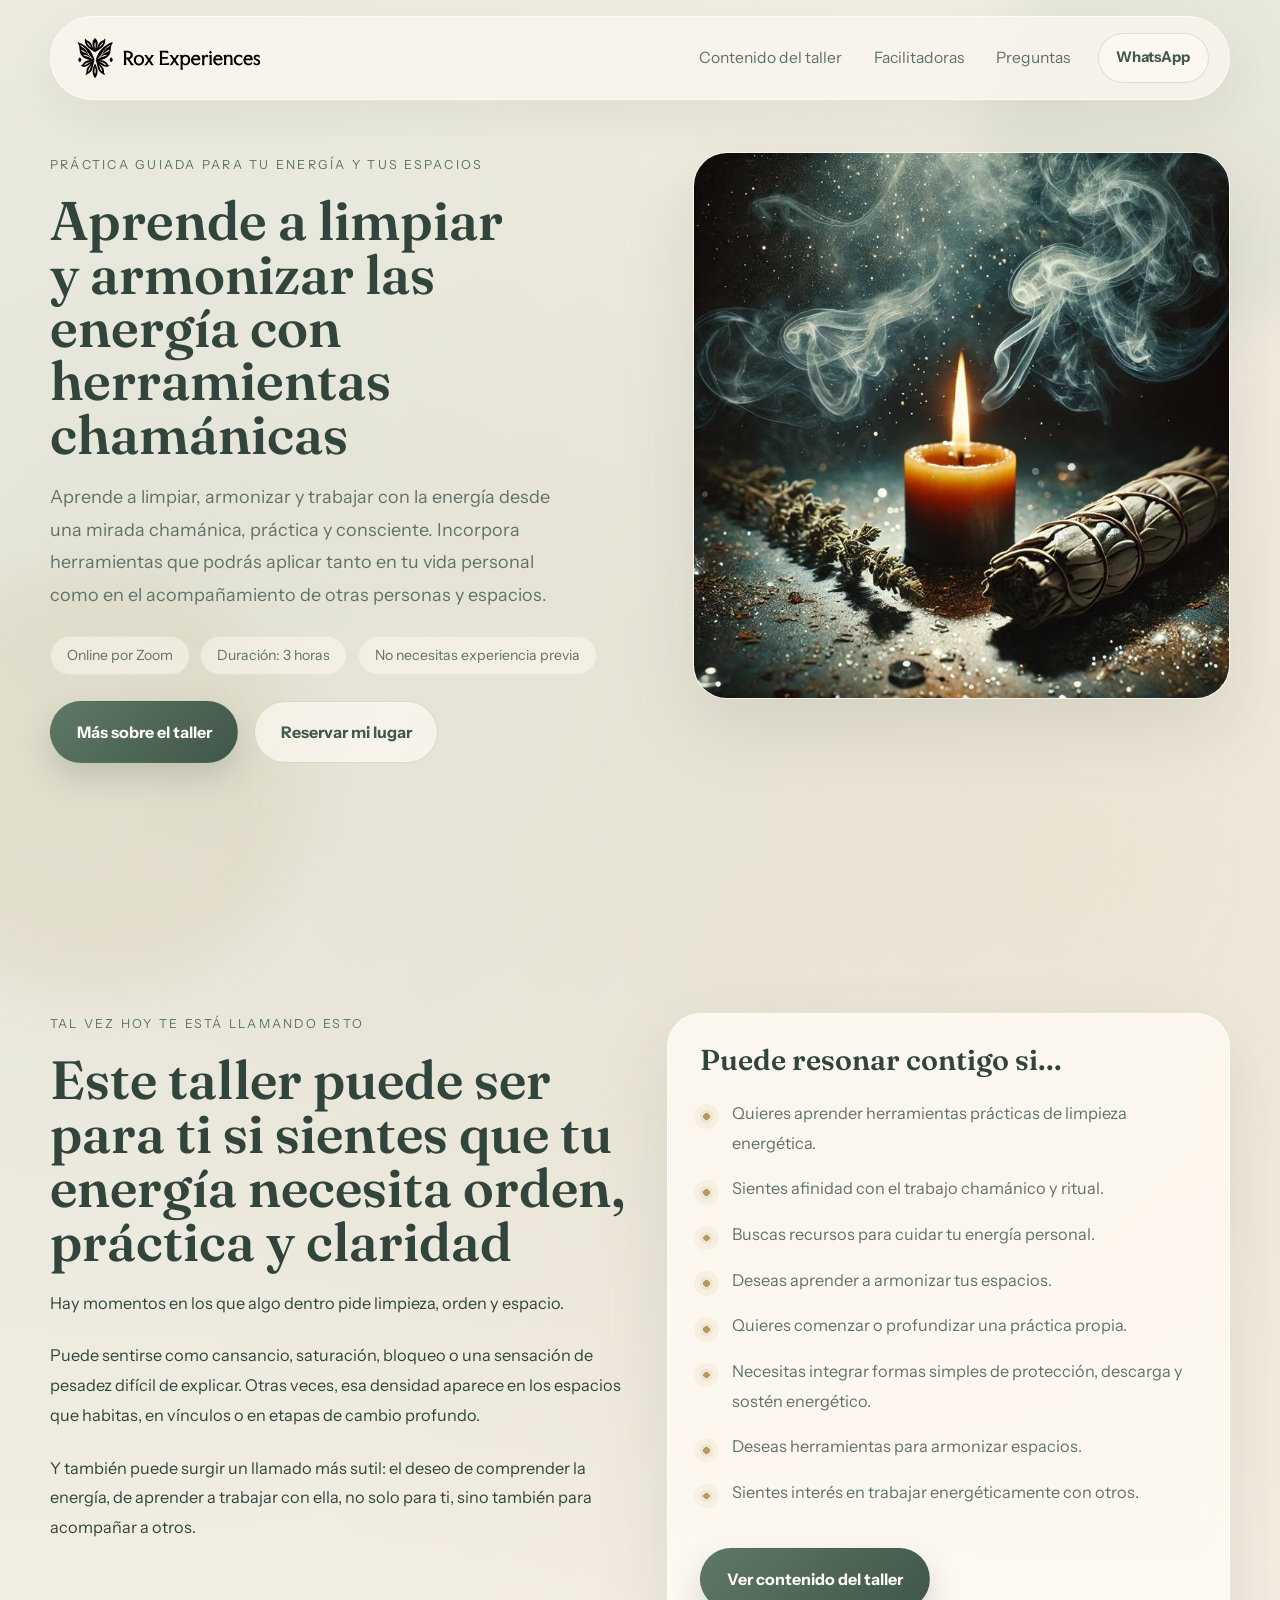
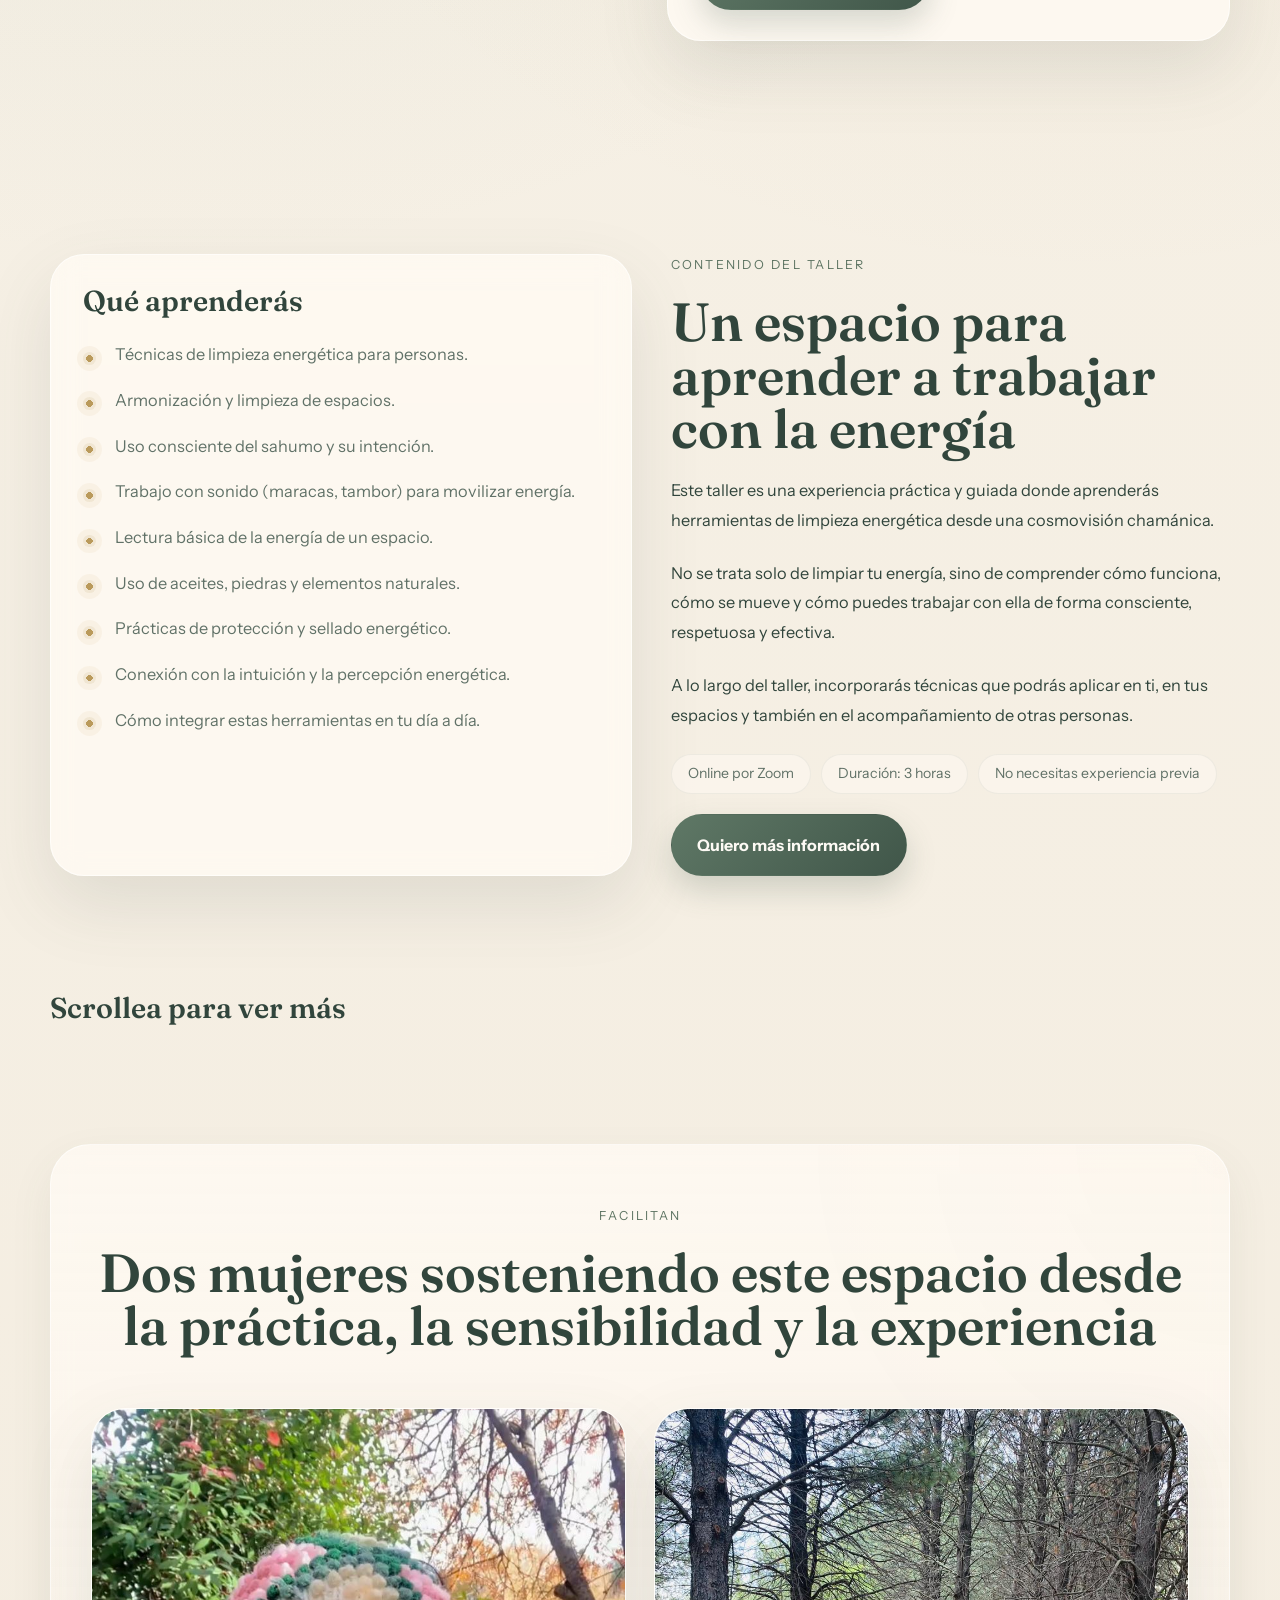
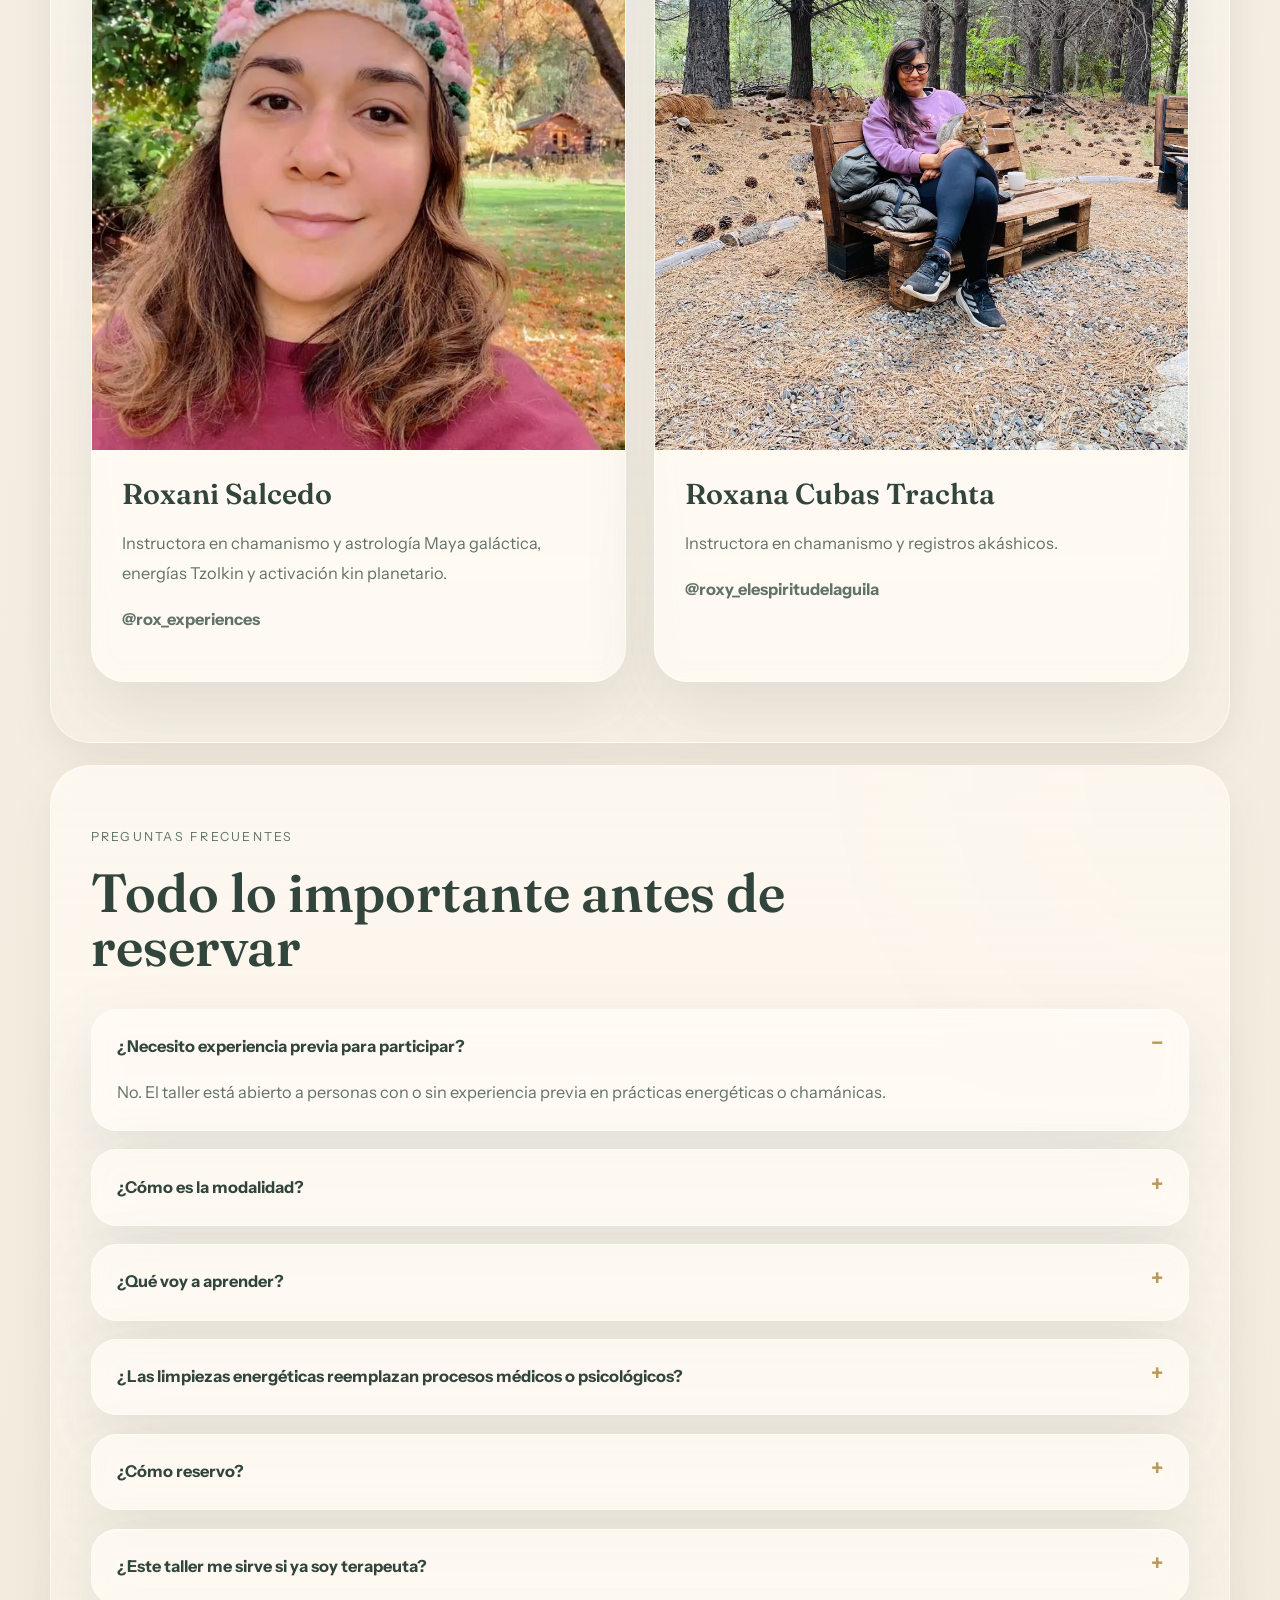
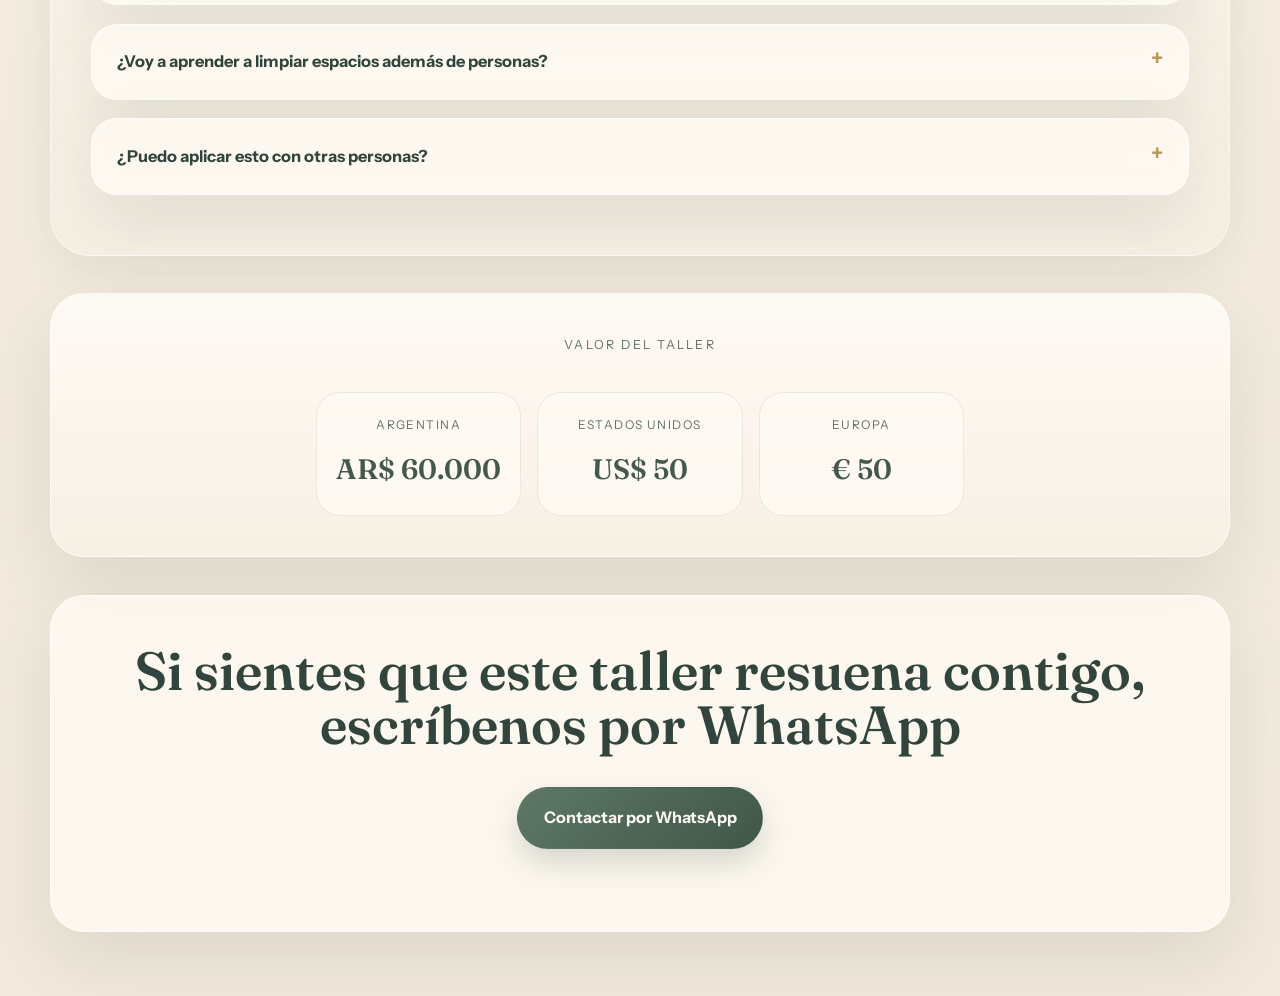
<file: index.html>
<!DOCTYPE html>
<html lang="es">
  <head>
    <meta charset="UTF-8" />
    <meta name="viewport" content="width=device-width, initial-scale=1.0" />
    <title>Rox Experiences | Taller online de limpieza chamánica</title>
    <meta
      name="description"
      content="Taller online de limpieza chamánica para aprender herramientas de autolimpieza y armonización de personas y espacios."
    />
    <link rel="preconnect" href="https://fonts.googleapis.com" />
    <link rel="preconnect" href="https://fonts.gstatic.com" crossorigin />
    <link
      href="https://fonts.googleapis.com/css2?family=Fraunces:opsz,wght@9..144,500;9..144,600;9..144,700&family=Instrument+Sans:wght@400;500;600;700&display=swap"
      rel="stylesheet"
    />
    <script>
      !(function (f, b, e, v, n, t, s) {
        if (f.fbq) return;
        n = f.fbq = function () {
          n.callMethod ? n.callMethod.apply(n, arguments) : n.queue.push(arguments);
        };
        if (!f._fbq) f._fbq = n;
        n.push = n;
        n.loaded = !0;
        n.version = "2.0";
        n.queue = [];
        t = b.createElement(e);
        t.async = !0;
        t.src = v;
        s = b.getElementsByTagName(e)[0];
        s.parentNode.insertBefore(t, s);
      })(window, document, "script", "https://connect.facebook.net/en_US/fbevents.js");
      fbq("init", "4078536012468052");
      fbq("track", "PageView");
    </script>
    <link rel="stylesheet" href="styles.css" />
  </head>
  <body>
    <noscript>
      <img
        height="1"
        width="1"
        style="display: none"
        src="https://www.facebook.com/tr?id=4078536012468052&ev=PageView&noscript=1"
        alt=""
      />
    </noscript>
    <div class="page-shell">
      <header class="site-header">
        <a class="brand brand-logo" href="#top" aria-label="Rox Experiences">
          <img src="logo-rox-horizontal.svg" alt="Rox Experiences" />
        </a>
        <div class="header-actions">
          <nav class="site-nav" aria-label="Principal">
            <a href="#taller">Contenido del taller</a>
            <a href="#facilitan">Facilitadoras</a>
            <a href="#faq">Preguntas</a>
          </nav>
          <a
            class="button button-small button-outline header-whatsapp"
            href="https://wa.me/5491169047724?text=Hola%20Rox%2C%20quiero%20informaci%C3%B3n%20del%20taller%20online%20de%20limpieza%20cham%C3%A1nica."
            target="_blank"
            rel="noreferrer"
            aria-label="WhatsApp"
            ><span class="button-label">WhatsApp</span
            ><span class="button-icon" aria-hidden="true">
              <svg viewBox="0 0 24 24" role="presentation" focusable="false">
                <path
                  fill="currentColor"
                  d="M12 2.2A9.79 9.79 0 0 0 3.6 16.98L2.2 21.8l4.94-1.3A9.8 9.8 0 1 0 12 2.2Zm0 17.78a7.94 7.94 0 0 1-4.04-1.1l-.29-.18-2.93.77.79-2.86-.19-.3A7.94 7.94 0 1 1 12 19.98Zm4.36-5.95c-.24-.12-1.43-.71-1.65-.79-.22-.08-.38-.12-.54.12-.16.24-.62.79-.76.96-.14.16-.28.18-.52.06-.24-.12-1.01-.37-1.92-1.19-.7-.63-1.17-1.41-1.31-1.65-.14-.24-.02-.37.1-.49.11-.11.24-.28.36-.42.12-.14.16-.24.24-.4.08-.16.04-.3-.02-.42-.06-.12-.54-1.3-.74-1.78-.2-.48-.4-.41-.54-.42l-.46-.01c-.16 0-.42.06-.64.3-.22.24-.84.82-.84 2s.86 2.32.98 2.48c.12.16 1.7 2.6 4.12 3.64.58.25 1.03.4 1.38.51.58.18 1.1.15 1.51.09.46-.07 1.43-.58 1.63-1.13.2-.55.2-1.03.14-1.13-.06-.1-.22-.16-.46-.28Z"
                />
              </svg>
            </span></a
          >
        </div>
      </header>

      <main id="top">
        <section class="hero section">
          <div class="hero-copy">
            <p class="eyebrow">Práctica guiada para tu energía y tus espacios</p>
            <h1>Aprende a limpiar y armonizar las energía con herramientas chamánicas</h1>
            <p class="lead">
              Aprende a limpiar, armonizar y trabajar con la energía desde una mirada
              chamánica, práctica y consciente. Incorpora herramientas que podrás aplicar
              tanto en tu vida personal como en el acompañamiento de otras personas y
              espacios.
            </p>
            <ul class="hero-highlights" aria-label="Datos del taller">
              <li>Online por Zoom</li>
              <li>Duración: 3 horas</li>
              <li>No necesitas experiencia previa</li>
            </ul>
            <div class="hero-actions">
              <a
                class="button"
                href="#identificacion"
                >Más sobre el taller</a
              >
              <a
                class="button button-outline"
                href="https://wa.me/5491169047724?text=Hola%20Rox%2C%20quiero%20reservar%20mi%20lugar%20en%20el%20taller%20online%20de%20limpieza%20cham%C3%A1nica."
                target="_blank"
                rel="noreferrer"
                >Reservar mi lugar</a
              >
            </div>
          </div>

          <div class="hero-visual">
            <figure class="hero-image-card hero-image-card-wide">
              <img src="limpieza-hero.jpg" alt="Elementos de limpieza energética y sahumo" />
            </figure>
          </div>
        </section>

        <section class="section" id="identificacion">
          <div class="detail-layout">
            <div class="detail-copy">
              <p class="eyebrow">Tal vez hoy te está llamando esto</p>
              <h2>Este taller puede ser para ti si sientes que tu energía necesita orden, práctica y claridad</h2>
              <p>
                Hay momentos en los que algo dentro pide limpieza, orden y espacio.
              </p>
              <p>
                Puede sentirse como cansancio, saturación, bloqueo o una sensación de
                pesadez difícil de explicar. Otras veces, esa densidad aparece en los
                espacios que habitas, en vínculos o en etapas de cambio profundo.
              </p>
              <p>
                Y también puede surgir un llamado más sutil: el deseo de comprender la
                energía, de aprender a trabajar con ella, no solo para ti, sino también
                para acompañar a otros.
              </p>
            </div>
            <aside class="detail-panel">
              <div class="panel-block">
                <h3>Puede resonar contigo si...</h3>
                <ul class="check-list spacious-list">
                  <li>Quieres aprender herramientas prácticas de limpieza energética.</li>
                  <li>Sientes afinidad con el trabajo chamánico y ritual.</li>
                  <li>Buscas recursos para cuidar tu energía personal.</li>
                  <li>Deseas aprender a armonizar tus espacios.</li>
                  <li>Quieres comenzar o profundizar una práctica propia.</li>
                  <li>Necesitas integrar formas simples de protección, descarga y sostén energético.</li>
                  <li>Deseas herramientas para armonizar espacios.</li>
                  <li>Sientes interés en trabajar energéticamente con otros.</li>
                </ul>
              <a
                class="button"
                href="#taller"
                style="margin-top: 40px;"
                >Ver contenido del taller</a
              >
              </div>
            </aside>
          </div>
        </section>

        <section class="section" id="taller">
          <div class="detail-layout workshop-layout">
            <aside class="detail-panel detail-panel-wide">
              <div class="panel-block">
                <h3>Qué aprenderás</h3>
                <ul class="check-list spacious-list">
                  <li>Técnicas de limpieza energética para personas.</li>
                  <li>Armonización y limpieza de espacios.</li>
                  <li>Uso consciente del sahumo y su intención.</li>
                  <li>Trabajo con sonido (maracas, tambor) para movilizar energía.</li>
                  <li>Lectura básica de la energía de un espacio.</li>
                  <li>Uso de aceites, piedras y elementos naturales.</li>
                  <li>Prácticas de protección y sellado energético.</li>
                  <li>Conexión con la intuición y la percepción energética.</li>
                  <li>Cómo integrar estas herramientas en tu día a día.</li>
                </ul>
              </div>
            </aside>

            <div class="detail-copy">
              <p class="eyebrow">Contenido del taller</p>
              <h2>Un espacio para aprender a trabajar con la energía</h2>
              <p>
                Este taller es una experiencia práctica y guiada donde aprenderás
                herramientas de limpieza energética desde una cosmovisión chamánica.
              </p>
              <p>
                No se trata solo de limpiar tu energía, sino de comprender cómo funciona,
                cómo se mueve y cómo puedes trabajar con ella de forma consciente,
                respetuosa y efectiva.
              </p>
              <p>
                A lo largo del taller, incorporarás técnicas que podrás aplicar en ti, en
                tus espacios y también en el acompañamiento de otras personas.
              </p>
            <ul style="margin-bottom: 20px;" class="hero-highlights" aria-label="Datos del taller">
              <li>Online por Zoom</li>
              <li>Duración: 3 horas</li>
              <li>No necesitas experiencia previa</li>
            </ul>
              <a
                class="button"
                href="https://wa.me/5491169047724?text=Hola%20Rox%2C%20quiero%20m%C3%A1s%20informaci%C3%B3n%20del%20taller%20online%20de%20limpieza%20cham%C3%A1nica."
                target="_blank"
                rel="noreferrer"
                >Quiero más información</a
              >
            </div>
          </div>
        </section>

        <section style="margin-bottom: 80px;" id="">
          <h3>Scrollea para ver más</h3>
        </section>

        <section class="section section-soft" id="facilitan">
          <div style="display: flex; flex-direction: column; align-items: center; min-width: 100%;" class="section-heading narrow">
            <p class="eyebrow">Facilitan</p>
            <h2 style="text-align: center;">Dos mujeres sosteniendo este espacio desde la práctica, la sensibilidad y la experiencia</h2>
          </div>

          <div class="facilitators-grid">
            <article class="facilitator-card">
              <a href="https://www.instagram.com/rox_experiences/" target="_blank">
              <figure class="facilitator-photo">
                <img src="roxani-salcedo.jpeg" alt="Roxani Salcedo" />
              </figure>
              <div class="facilitator-copy">
                <h3>Roxani Salcedo</h3>
                <p>
                  Instructora en chamanismo y astrología Maya galáctica, energías Tzolkin
                  y activación kin planetario.
                </p>
                <p class="facilitator-handle">@rox_experiences</p>
              </div>
              </a>
            </article>

            <article class="facilitator-card">
              <a href="https://www.instagram.com/roxy_elespiritudelaguila/" target="_blank">
              <figure class="facilitator-photo">
                <img src="roxana-cubas-trachta.jpeg" alt="Roxana Cubas Trachta" />
              </figure>
              <div class="facilitator-copy">
                <h3>Roxana Cubas Trachta</h3>
                <p>Instructora en chamanismo y registros akáshicos.</p>
                <p class="facilitator-handle">@roxy_elespiritudelaguila</p>
              </div>
              </a>
            </article>
          </div>
        </section>

        <section class="section section-soft" id="faq">
          <div class="section-heading narrow">
            <p class="eyebrow">Preguntas frecuentes</p>
            <h2>Todo lo importante antes de reservar</h2>
          </div>
          <div class="faq-list">
            <details open>
              <summary>¿Necesito experiencia previa para participar?</summary>
              <p>
                No. El taller está abierto a personas con o sin experiencia previa en
                prácticas energéticas o chamánicas.
              </p>
            </details>
            <details>
              <summary>¿Cómo es la modalidad?</summary>
              <p>El taller se realiza online por Zoom y tiene una duración total de 3 horas.</p>
            </details>
            <details>
              <summary>¿Qué voy a aprender?</summary>
              <p>
                Aprenderás distintas formas de limpieza chamánica y energética para
                personas y espacios, junto con herramientas simples de armonización,
                protección y cuidado energético.
              </p>
            </details>
            <details>
              <summary>¿Las limpiezas energéticas reemplazan procesos médicos o psicológicos?</summary>
              <p>
                No. Esta propuesta acompaña desde una mirada energética y espiritual, pero
                no reemplaza procesos médicos, psiquiátricos o psicológicos cuando estos
                son necesarios.
              </p>
            </details>
            <details>
              <summary>¿Cómo reservo?</summary>
              <p>
                Puedes hacerlo directamente desde los botones de esta página. Todos te
                llevan a WhatsApp para recibir la información y reservar tu lugar.
              </p>
            </details>
            <details>
              <summary>¿Este taller me sirve si ya soy terapeuta?</summary>
              <p>
                Sí. Puedes integrar estas herramientas en tus sesiones y ampliar tu enfoque.
              </p>
            </details>
            <details>
              <summary>¿Voy a aprender a limpiar espacios además de personas?</summary>
              <p>Sí. El taller incluye ambos enfoques.</p>
            </details>
            <details>
              <summary>¿Puedo aplicar esto con otras personas?</summary>
              <p>
                Sí, el taller te brinda bases para comenzar a hacerlo de manera consciente
                y respetuosa.
              </p>
            </details>
          </div>
        </section>
        <section class="section pricing-section" id="valor">
          <div class="pricing-card">
            <div class="section-heading narrow">
              <p style="text-align: center; margin: 0px;" class="eyebrow">Valor del taller</p>
            </div>
            <div class="pricing-grid">
              <article class="price-pill">
                <span>Argentina</span>
                <strong>AR$ 60.000</strong>
              </article>
              <article class="price-pill">
                <span>Estados Unidos</span>
                <strong>US$ 50</strong>
              </article>
              <article class="price-pill">
                <span>Europa</span>
                <strong>€ 50</strong>
              </article>
            </div>
          </div>
        </section>
                <section class="section final-cta" id="cta-final">
                                <div style="max-width: none;" class="section-heading narrow">
            <h2 style="max-width: none; text-align: center;">Si sientes que este taller resuena contigo, escríbenos por WhatsApp</h2>
          </div>
          <div class="cta-actions">
            <a
              class="button"
              href="https://wa.me/5491169047724?text=Hola%20Rox%2C%20quiero%20reservar%20mi%20lugar%20en%20el%20taller%20online%20de%20limpieza%20cham%C3%A1nica."
              target="_blank"
              rel="noreferrer"
              style="margin-bottom: 40px;"
              >Contactar por WhatsApp</a
            >
          </div>
        </section>
      </main>
    </div>

    <script src="script.js"></script>
  </body>
</html>
</file>
<file: styles.css>
:root {
  --bg: #f5efe4;
  --surface: rgba(255, 250, 243, 0.82);
  --surface-strong: rgba(255, 251, 246, 0.92);
  --text: #31453c;
  --muted: #617268;
  --sage: #a4b8a5;
  --sage-deep: #5d7462;
  --forest: #43594b;
  --gold: #ba9a5b;
  --gold-soft: rgba(186, 154, 91, 0.18);
  --line: rgba(90, 111, 94, 0.14);
  --shadow: 0 28px 70px rgba(79, 88, 78, 0.13);
  --shadow-soft: 0 18px 44px rgba(79, 88, 78, 0.08);
  --radius: 34px;
  --radius-small: 22px;
  --container: min(1180px, calc(100vw - 2rem));
}

* {
  box-sizing: border-box;
}

html {
  scroll-behavior: smooth;
}

body {
  margin: 0;
  font-family: "Instrument Sans", sans-serif;
  background:
    radial-gradient(circle at 12% 10%, rgba(164, 184, 165, 0.24), transparent 24%),
    radial-gradient(circle at 85% 15%, rgba(186, 154, 91, 0.12), transparent 20%),
    linear-gradient(180deg, #f7f2e8 0%, #f2eadc 100%);
  color: var(--text);
  line-height: 1.82;
  overflow-x: hidden;
}

body::before,
body::after {
  content: "";
  position: fixed;
  z-index: -1;
  width: 420px;
  height: 420px;
  border-radius: 50%;
  filter: blur(24px);
  pointer-events: none;
}

body::before {
  top: -10%;
  right: -120px;
  background: rgba(164, 184, 165, 0.16);
}

body::after {
  bottom: -10%;
  left: -120px;
  background: rgba(186, 154, 91, 0.1);
}

a {
  color: inherit;
  text-decoration: none;
}

img {
  max-width: 100%;
}

.page-shell {
  width: var(--container);
  margin: 0 auto;
  padding-bottom: 4rem;
  position: relative;
}

main {
  display: grid;
  gap: 1.35rem;
}

.site-header {
  position: sticky;
  top: 1rem;
  z-index: 20;
  display: flex;
  align-items: center;
  justify-content: space-between;
  gap: 1rem;
  margin: 1rem auto 0;
  padding: 1rem 1.25rem;
  background: rgba(251, 246, 238, 0.76);
  backdrop-filter: blur(22px);
  border: 1px solid rgba(255, 255, 255, 0.64);
  border-radius: 999px;
  box-shadow: var(--shadow-soft);
}

.header-actions {
  display: flex;
  align-items: center;
  justify-content: flex-end;
  gap: 28px;
  flex: 1 1 auto;
  min-width: 0;
}

.brand-logo {
  display: inline-flex;
  align-items: center;
  margin-left: 6px;
}

.brand-logo img {
  display: block;
  height: 42px;
  width: auto;
}

.site-nav {
  display: flex;
  gap: 32px;
  color: var(--muted);
  font-size: 0.98rem;
  min-width: 0;
}

.site-nav a:hover {
  color: var(--sage-deep);
}

.section {
  padding: 6rem 0;
}

.section-soft {
  padding: clamp(3.4rem, 60px, 4.9rem) clamp(1.4rem, 3.1vw, 2.5rem);
  border-radius: 40px;
  background:
    linear-gradient(180deg, rgba(255, 250, 243, 0.82), rgba(249, 242, 231, 0.58)),
    radial-gradient(circle at top right, rgba(186, 154, 91, 0.08), transparent 28%);
  border: 1px solid rgba(255, 255, 255, 0.6);
  box-shadow: var(--shadow-soft);
  backdrop-filter: blur(14px);
}

.hero {
  position: relative;
  display: grid;
  grid-template-columns: minmax(0, 1.06fr) minmax(400px, 0.94fr);
  gap: clamp(2rem, 3vw, 3.4rem);
  align-items: start;
  min-height: calc(100vh - 6.5rem);
  padding-top: 52px;
}

.hero-orbit {
  position: absolute;
  border-radius: 50%;
  border: 1px solid rgba(186, 154, 91, 0.14);
  pointer-events: none;
  animation: drift 12s ease-in-out infinite;
}

.hero-orbit-left {
  width: 18rem;
  height: 18rem;
  left: -5rem;
  top: 5rem;
}

.hero-orbit-right {
  width: 24rem;
  height: 24rem;
  right: 6%;
  bottom: -1rem;
  animation-delay: -4s;
}

.eyebrow {
  margin: 0 0 1.1rem;
  text-transform: uppercase;
  letter-spacing: 0.18em;
  font-size: 0.78rem;
  color: var(--sage-deep);
}

h1,
h2,
h3 {
  margin: 0 0 1.25rem;
  font-family: "Fraunces", serif;
  font-weight: 600;
  line-height: 1;
}

h1 {
  font-size: clamp(2.7rem, 4.25vw, 4.1rem);
  max-width: 13ch;
  line-height: 0.98;
}

h2 {
  font-size: clamp(2.2rem, 4.2vw, 3.5rem);
}

h3 {
  font-size: 1.8rem;
}

p,
li,
summary {
  font-size: 1.02rem;
}

.lead {
  max-width: 44ch;
  font-size: 1.125rem;
  color: var(--muted);
  margin-top: 0.9rem;
}

.hero-copy {
  max-width: 42rem;
  padding-top: 0.15rem;
}

.hero-copy,
.hero-visual,
.detail-copy,
.detail-panel,
.facilitator-card,
.faq-list details,
.final-cta,
.ritual-copy {
  animation: rise 700ms ease both;
}

.hero-visual {
  display: grid;
  gap: 0;
  align-content: start;
  justify-self: end;
  width: min(100%, 44rem);
  margin-right: 0;
}

.hero-actions,
.cta-actions {
  display: flex;
  flex-wrap: wrap;
  gap: 1rem;
  margin-top: 1.6rem;
}

.button {
  display: inline-flex;
  align-items: center;
  justify-content: center;
  min-height: 54px;
  padding: 0.98rem 1.6rem;
  border-radius: 999px;
  background: linear-gradient(135deg, #5f7866 0%, #405649 100%);
  color: #fdfaf4;
  font-weight: 700;
  border: 1px solid transparent;
  box-shadow: 0 14px 30px rgba(74, 97, 81, 0.22);
  transition: transform 180ms ease, box-shadow 180ms ease;
}

.button:hover,
.button:focus-visible {
  transform: translateY(-2px);
  box-shadow: 0 20px 36px rgba(74, 97, 81, 0.28);
}

.button-outline {
  background: rgba(255, 251, 245, 0.65);
  color: var(--forest);
  border-color: rgba(93, 116, 98, 0.2);
  box-shadow: none;
}

.button-small {
  min-height: 42px;
  padding: 0.65rem 1.1rem;
  font-size: 0.92rem;
}

.button-icon {
  display: none;
}

.button-icon svg {
  display: block;
  width: 1.1rem;
  height: 1.1rem;
}

.hero-highlights,
.check-list {
  list-style: none;
  padding: 0;
  margin: 1.5rem 0 0;
}

.hero-highlights {
  display: flex;
  flex-wrap: wrap;
  gap: 0.65rem;
}

.hero-highlights li {
  padding: 10px 16px;
  background: rgba(255, 250, 243, 0.5);
  border-radius: 999px;
  border: 1px solid rgba(93, 116, 98, 0.08);
  color: var(--muted);
  font-size: 0.88rem;
  line-height: 1.25;
}

.check-list {
  display: grid;
  gap: 1.15rem;
}

.check-list li {
  position: relative;
  padding-left: 2rem;
  color: var(--muted);
}

.check-list li::before {
  content: "";
  position: absolute;
  left: 0;
  top: 0.72rem;
  width: 0.8rem;
  height: 0.8rem;
  border-radius: 50%;
  background: radial-gradient(circle, var(--gold) 0 35%, rgba(186, 154, 91, 0.2) 36% 100%);
  box-shadow: 0 0 0 6px rgba(186, 154, 91, 0.08);
}

.detail-panel,
.facilitator-card,
.faq-list details,
.final-cta,
.ritual-copy {
  background: var(--surface);
  border: 1px solid rgba(255, 255, 255, 0.62);
  box-shadow: var(--shadow);
  backdrop-filter: blur(14px);
}

.hero-image-card,
.ritual-shot,
.facilitator-photo {
  margin: 0;
  overflow: hidden;
  border-radius: var(--radius);
  border: 1px solid rgba(255, 255, 255, 0.62);
  box-shadow: var(--shadow);
}

.hero-image-card {
  aspect-ratio: 1 / 1.02;
}

.hero-image-card-wide {
  min-height: 540px;
}

.hero-image-card img,
.ritual-shot img,
.facilitator-photo img {
  width: 100%;
  height: 100%;
  display: block;
  object-fit: cover;
}

.section-heading {
  max-width: 64rem;
  margin-bottom: 2.2rem;
}

.section-heading.narrow {
  max-width: 50rem;
}

.two-column,
.detail-layout,
.facilitators-grid {
  display: grid;
  gap: 2rem;
}

.two-column,
.detail-layout {
  grid-template-columns: minmax(0, 1.02fr) minmax(320px, 0.98fr);
}

.spacious-grid {
  gap: 2.2rem;
  align-items: start;
}

.text-block p + p {
  margin-top: 1.5rem;
}

.spacious-list {
  gap: 1rem;
}

.workshop-layout {
  gap: 2.4rem;
}

.detail-copy {
  padding-right: 0.25rem;
}

.detail-copy p + p {
  margin-top: 1.45rem;
}

.detail-panel {
  padding: 2rem 2rem 1.85rem;
  border-radius: var(--radius);
}

.panel-block + .panel-block {
  margin-top: 1.8rem;
}

.panel-note {
  padding: 1.35rem;
  border-radius: var(--radius-small);
  background: rgba(255, 248, 236, 0.9);
  border: 1px solid rgba(186, 154, 91, 0.18);
}

.facilitators-grid {
  grid-template-columns: repeat(2, minmax(0, 1fr));
  gap: 1.7rem;
}

.facilitator-card {
  border-radius: var(--radius);
  overflow: hidden;
}

.facilitator-photo {
  aspect-ratio: 4 / 4.8;
  border-radius: 0;
  box-shadow: none;
  border: none;
}

.facilitator-copy {
  padding: 1.9rem;
}

.facilitator-copy p {
  color: var(--muted);
}

.facilitator-handle {
  margin-top: 1rem;
  color: var(--sage-deep);
  font-weight: 700;
}

.faq-list {
  display: grid;
  gap: 1.15rem;
}

.faq-list details {
  border-radius: 26px;
  padding: 1.4rem 1.6rem;
}

.faq-list summary {
  cursor: pointer;
  font-weight: 700;
  list-style: none;
  position: relative;
  padding-right: 2rem;
}

.faq-list summary::-webkit-details-marker {
  display: none;
}

.faq-list summary::after {
  content: "+";
  position: absolute;
  right: 0;
  top: 0;
  color: var(--gold);
  font-size: 1.4rem;
  line-height: 1;
}

.faq-list details[open] summary::after {
  content: "−";
}

.faq-list details p {
  margin: 1rem 0 0;
  color: var(--muted);
}

.final-cta {
  border-radius: var(--radius);
  padding: 3rem 2rem 2.6rem;
  text-align: center;
}

.cta-actions {
  justify-content: center;
}

.cta-note {
  margin-top: 1.2rem;
  color: var(--muted);
}

.pricing-section {
  padding-top: 1rem;
  padding-bottom: 1rem;
}

.pricing-card {
  border-radius: var(--radius);
  padding: 2.5rem 2rem;
  background: linear-gradient(180deg, rgba(255, 251, 246, 0.92), rgba(248, 241, 230, 0.78));
  border: 1px solid rgba(255, 255, 255, 0.62);
  box-shadow: var(--shadow);
  display: flex;
  flex-direction: column;
  align-items: center;
}

.pricing-grid {
  display: grid;
  grid-template-columns: repeat(3, minmax(0, 1fr));
  gap: 1rem;
}

.price-pill {
  padding: 1.3rem 1.2rem;
  border-radius: 24px;
  background: rgba(255, 250, 243, 0.88);
  border: 1px solid rgba(93, 116, 98, 0.12);
  text-align: center;
}

.price-pill span {
  display: block;
  margin-bottom: 0.45rem;
  color: var(--sage-deep);
  letter-spacing: 0.12em;
  text-transform: uppercase;
  font-size: 0.75rem;
}

.price-pill strong {
  font-family: "Fraunces", serif;
  font-size: clamp(1.5rem, 2.2vw, 2rem);
  font-weight: 600;
  color: var(--forest);
}

@keyframes rise {
  from {
    opacity: 0;
    transform: translateY(26px);
  }

  to {
    opacity: 1;
    transform: translateY(0);
  }
}

@keyframes drift {
  0%,
  100% {
    transform: translate3d(0, 0, 0) scale(1);
  }

  50% {
    transform: translate3d(0, -10px, 0) scale(1.03);
  }
}

@media (max-width: 980px) {
  .page-shell {
    width: min(100vw - 1.5rem, 100%);
  }

  .site-header {
    border-radius: 32px;
    padding: 1rem 1.1rem;
    flex-wrap: wrap;
    justify-content: space-between;
    gap: 0.85rem;
  }

  .header-actions {
    order: 3;
    width: 100%;
    flex-wrap: wrap;
    justify-content: space-between;
    gap: 0.85rem;
  }

  .site-nav {
    flex-wrap: wrap;
    justify-content: flex-start;
    width: auto;
    flex: 1 1 30rem;
    gap: 1rem 1.25rem;
    padding-top: 0;
    font-size: 0.94rem;
  }

  .button-small {
    min-height: 40px;
  }

  .hero,
  .two-column,
  .detail-layout,
  .facilitators-grid,
  .pricing-grid {
    grid-template-columns: 1fr;
  }

  .hero {
    min-height: auto;
    gap: 2rem;
    padding-top: 1.25rem;
  }

  .hero-copy {
    order: 2;
  }

  .hero-visual {
    order: 1;
    width: 100%;
    margin-right: 0;
    justify-self: stretch;
  }

  .hero-image-card-wide {
    min-height: 360px;
  }

  .hero-copy {
    max-width: 100%;
  }

  .hero-highlights {
    gap: 0.7rem;
  }

  .hero-highlights li {
    font-size: 0.95rem;
  }

  .section-heading,
  .section-heading.narrow {
    max-width: 100%;
  }

  .spacious-grid,
  .workshop-layout {
    gap: 1.75rem;
  }

  .section-soft {
    padding: 3rem 1.6rem;
    border-radius: 34px;
  }

  .detail-panel {
    max-width: 100%;
  }

  .facilitators-grid {
    gap: 1.35rem;
  }

  .pricing-grid {
    gap: 0.85rem;
  }

  .detail-copy {
    padding-right: 0;
  }
}

@media (max-width: 640px) {
  .page-shell {
    width: min(100vw - 1rem, 100%);
  }

  .site-header {
    position: static;
    padding: 0.95rem;
    border-radius: 28px;
    gap: 0.75rem;
    align-items: center;
  }

  .header-actions {
    display: contents;
  }

  .brand-logo img {
    height: 31px;
  }

  .site-nav {
    justify-content: flex-start;
    gap: 0.55rem;
    overflow-x: auto;
    flex-wrap: nowrap;
    white-space: nowrap;
    padding: 0.25rem 0 0.1rem;
    width: 100%;
    flex: 1 1 100%;
    order: 3;
    scrollbar-width: none;
  }

  .site-nav::-webkit-scrollbar {
    display: none;
  }

  .site-nav a {
    padding: 0.55rem 0.85rem;
    border-radius: 999px;
    background: rgba(255, 250, 243, 0.7);
    border: 1px solid rgba(93, 116, 98, 0.1);
    font-size: 0.9rem;
  }

  .button-small {
    flex: 1 1 100%;
  }

  .section {
    padding: 120px 0;
  }

  main {
    gap: 1rem;
  }

  h1 {
    font-size: clamp(2.35rem, 10vw, 3rem);
    max-width: 12ch;
    line-height: 0.98;
  }

  h2 {
    font-size: clamp(1.95rem, 8vw, 2.45rem);
    max-width: 14ch;
    line-height: 1.02;
  }

  h3 {
    font-size: 1.45rem;
  }

  .eyebrow {
    font-size: 0.72rem;
    letter-spacing: 0.16em;
    margin-bottom: 0.8rem;
  }

  p,
  li,
  summary {
    font-size: 0.98rem;
  }

  .lead {
    font-size: 1rem;
    margin-top: 0.8rem;
  }

  .hero {
    gap: 1.3rem;
    padding-top: 1rem;
  }

  .hero-copy,
  .hero-visual {
    gap: 0.9rem;
  }

  .hero-image-card-wide {
    min-height: 240px;
    aspect-ratio: 16 / 11;
  }

  .hero-highlights {
    flex-direction: column;
    gap: 0.55rem;
  }

  .hero-highlights li {
    width: 100%;
    text-align: left;
    padding: 0.7rem 0.85rem;
    font-size: 0.86rem;
  }

  .hero-actions,
  .cta-actions {
    flex-direction: column;
    gap: 0.75rem;
  }

  .button,
  .button-outline {
    width: 100%;
    min-height: 52px;
  }

  .header-whatsapp {
    order: 2;
    margin-left: auto;
    width: 42px;
    min-width: 42px;
    min-height: 42px;
    height: 42px;
    padding: 0;
    border-radius: 50%;
    flex: 0 0 42px;
  }

  .header-whatsapp .button-label {
    display: none;
  }

  .header-whatsapp .button-icon {
    display: inline-flex;
    align-items: center;
    justify-content: center;
  }

  .section-soft {
    padding: 1.85rem 1.1rem;
    border-radius: 28px;
  }

  .section-heading {
    margin-bottom: 1.55rem;
  }

  .two-column,
  .detail-layout,
  .facilitators-grid,
  .pricing-grid {
    gap: 1.2rem;
  }

  .text-block p + p,
  .detail-copy p + p {
    margin-top: 1rem;
  }

  .spacious-list,
  .check-list {
    gap: 0.85rem;
  }

  .check-list li {
    padding-left: 1.7rem;
  }

  .detail-panel,
  .facilitator-copy,
  .faq-list details,
  .final-cta,
  .pricing-card {
    padding: 1.25rem;
  }

  .hero-orbit {
    display: none;
  }

  #taller .detail-copy {
    order: 1;
  }

  #taller .detail-panel {
    order: 2;
  }

  .detail-panel {
    padding: 1.35rem 1.2rem 1.25rem;
  }

  .panel-block + .panel-block {
    margin-top: 1.25rem;
  }

  .panel-note {
    padding: 1rem;
  }

  .facilitator-card {
    border-radius: 26px;
  }

  .facilitator-photo {
    aspect-ratio: 4 / 4;
  }

  .facilitator-copy {
    padding: 1.15rem 1.1rem 1.25rem;
  }

  .faq-list {
    gap: 0.9rem;
  }

  .faq-list details {
    padding: 1.15rem 1.1rem;
    border-radius: 22px;
  }

  .faq-list summary {
    padding-right: 1.6rem;
  }

  .pricing-section {
    padding-top: 0.5rem;
    padding-bottom: 0.5rem;
  }

  .pricing-card {
    padding: 1.45rem 1.15rem;
  }

  .pricing-grid {
    gap: 0.7rem;
  }

  .price-pill {
    padding: 1rem 0.9rem;
    border-radius: 20px;
  }

  .price-pill strong {
    font-size: 1.45rem;
  }

  .final-cta {
    padding: 2rem 1.2rem 1.8rem;
  }

  .cta-note {
    margin-top: 1rem;
    font-size: 0.94rem;
  }
}

@media (max-width: 420px) {
  .page-shell {
    width: min(100vw - 0.75rem, 100%);
  }

  .site-header {
    padding: 0.85rem;
  }

  h1 {
    font-size: 2.15rem;
    max-width: 12ch;
  }

  h2 {
    font-size: 1.82rem;
  }

  .hero-image-card-wide {
    min-height: 200px;
  }

  .detail-panel,
  .faq-list details,
  .pricing-card,
  .final-cta {
    padding-left: 1rem;
    padding-right: 1rem;
  }
}
</file>
